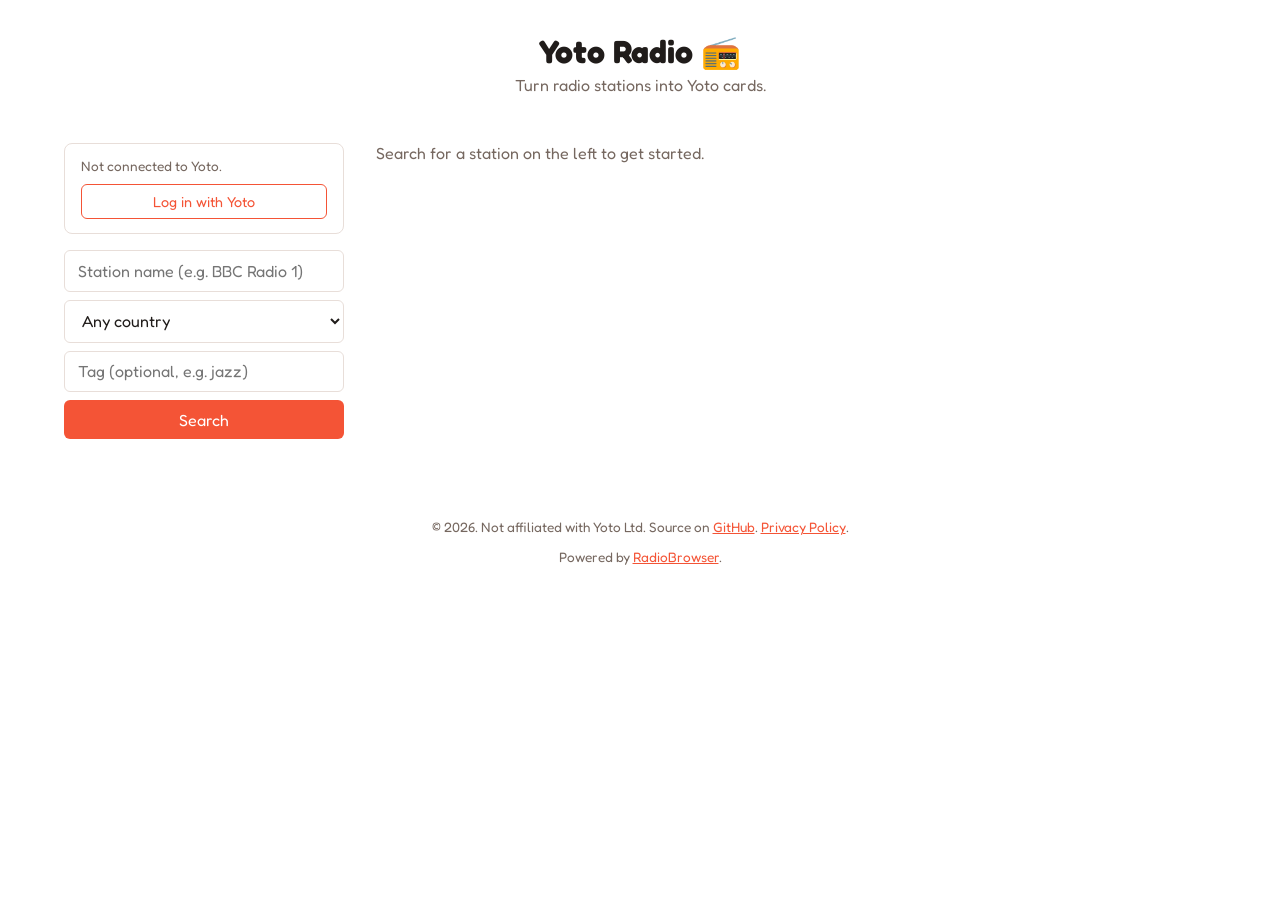
<file: index.html>
<!DOCTYPE html>
<html lang="en">
<head>
  <meta charset="UTF-8" />
  <meta name="viewport" content="width=device-width, initial-scale=1.0" />
  <title>Yoto Radio 📻</title>
  <link rel="icon" href="favicon.ico" sizes="any" />
  <link rel="icon" type="image/png" href="img/logo-radio.png" />
  <link rel="preconnect" href="https://fonts.googleapis.com" />
  <link rel="preconnect" href="https://fonts.gstatic.com" crossorigin />
  <link href="https://fonts.googleapis.com/css2?family=Fredoka:wght@400;500;600;700&display=swap" rel="stylesheet" />
  <link rel="stylesheet" href="css/style.css" />
</head>
<body>
  <header class="page-header">
    <h1>Yoto Radio 📻</h1>
    <p class="subtitle">Turn radio stations into Yoto cards.</p>
  </header>

  <main class="layout">
    <aside class="sidebar">
      <section class="account">
        <p id="account-status" class="account-status">Not connected to Yoto.</p>
        <button id="login-button" type="button" class="login-button">Log in with Yoto</button>
      </section>

      <form id="search-form" class="search-form">
        <input id="search-name" type="text" placeholder="Station name (e.g. BBC Radio 1)" autocomplete="off" />
        <select id="search-country">
          <option value="">Any country</option>
        </select>
        <input id="search-tag" type="text" placeholder="Tag (optional, e.g. jazz)" autocomplete="off" />
        <button type="submit">Search</button>
      </form>

      <section id="selection" class="selection" hidden>
        <h2>Your Card <span id="selection-count" class="selection-count"></span></h2>
        <p class="selection-hint">Each station becomes its own track on the card, in this order.</p>
        <ol id="selection-list" class="selection-list"></ol>
        <input id="card-title" class="card-title-input" type="text" placeholder="Card title" value="My Radio Stations" autocomplete="off" />

        <label class="cover-upload-label">
          Cover image (optional — a default is generated if you don't upload one)
          <div class="cover-upload">
            <img id="cover-preview" class="cover-preview" hidden alt="Cover preview" />
            <input id="cover-input" type="file" accept="image/*" />
          </div>
        </label>

        <button id="create-card-button" type="button" class="create-card-button" disabled title="Log in with Yoto first">
          Create Yoto Card
        </button>
      </section>
    </aside>

    <div class="content">
      <p id="status" class="status"></p>
      <section id="results" class="results"></section>
    </div>
  </main>

  <footer class="page-footer">
    <p>© 2026. Not affiliated with Yoto Ltd. Source on <a href="https://github.com/dochoffiday/YotoRadio" target="_blank">GitHub</a>. <a href="privacy.html">Privacy Policy</a>.</p>
    <p>Powered by <a href="https://www.radio-browser.info/" target="_blank">RadioBrowser</a>.</p>
  </footer>

  <script src="https://dochoffiday.github.io/YotoPixelText/assets/embed.js"></script>
  <script type="module" src="js/main.js"></script>
</body>
</html>
</file>
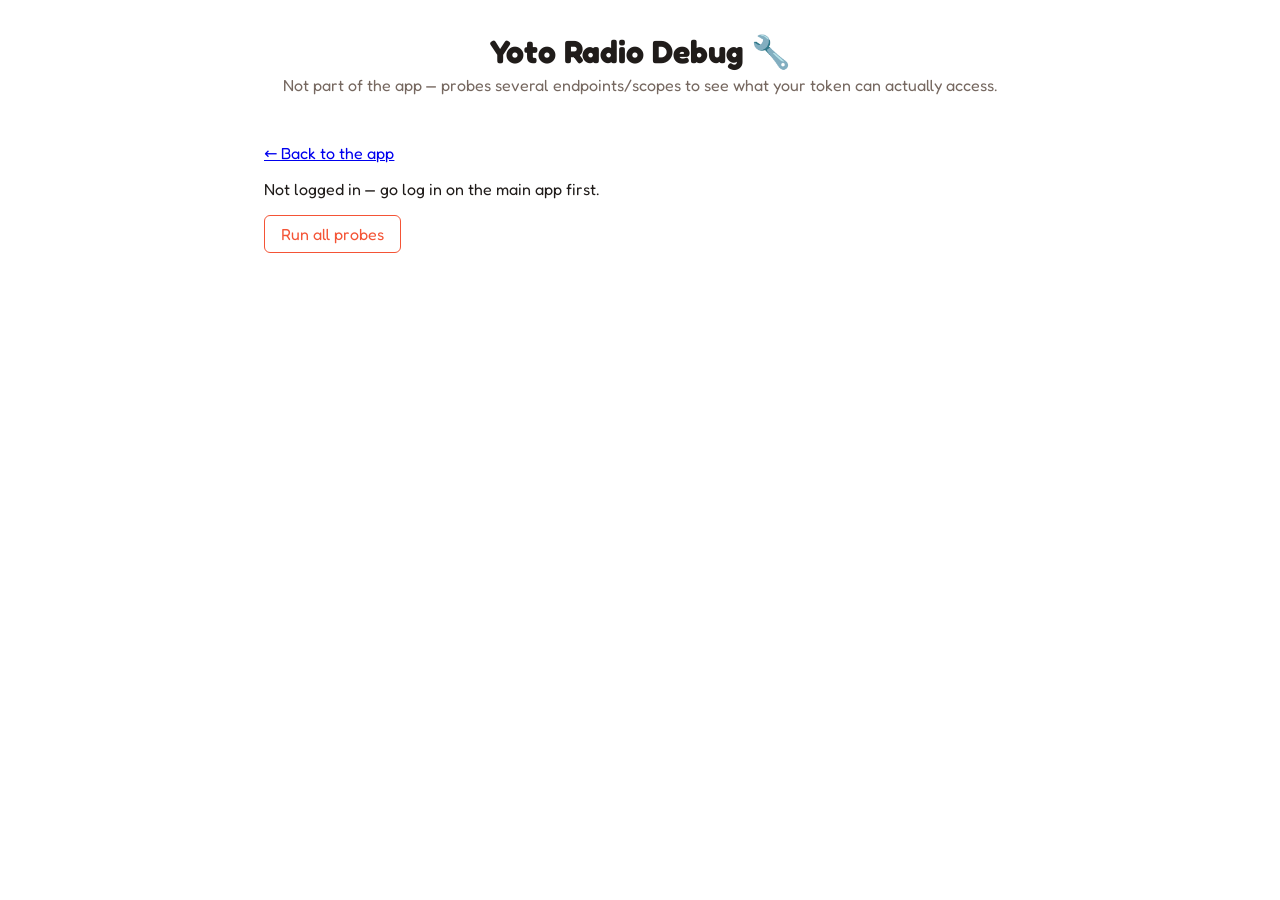
<file: debug.html>
<!DOCTYPE html>
<html lang="en">
<head>
  <meta charset="UTF-8" />
  <meta name="viewport" content="width=device-width, initial-scale=1.0" />
  <title>Yoto Radio Debug 🔧</title>
  <link rel="icon" href="favicon.ico" sizes="any" />
  <link rel="icon" type="image/png" href="img/logo-radio.png" />
  <link rel="preconnect" href="https://fonts.googleapis.com" />
  <link rel="preconnect" href="https://fonts.gstatic.com" crossorigin />
  <link href="https://fonts.googleapis.com/css2?family=Fredoka:wght@400;500;600;700&display=swap" rel="stylesheet" />
  <link rel="stylesheet" href="css/style.css" />
  <style>
    main { max-width: 800px; }
    #log { display: flex; flex-direction: column; gap: 0.5rem; margin-top: 1rem; }
    .probe { border: 1px solid var(--border); border-radius: 8px; padding: 0.75rem 1rem; }
    .probe-head { display: flex; justify-content: space-between; gap: 1rem; font-family: monospace; }
    .probe pre { white-space: pre-wrap; word-break: break-all; margin: 0.5rem 0 0; font-size: 0.8rem; background: var(--border); padding: 0.5rem; border-radius: 4px; }
    .probe-status--ok { color: var(--good); }
    .probe-status--fail { color: var(--bad); }
    button { padding: 0.5rem 1rem; border: 1px solid var(--accent); border-radius: 6px; background: white; color: var(--accent); cursor: pointer; }
  </style>
</head>
<body>
  <header class="page-header">
    <h1>Yoto Radio Debug 🔧</h1>
    <p class="subtitle">Not part of the app — probes several endpoints/scopes to see what your token can actually access.</p>
  </header>

  <main>
    <p><a href="index.html">← Back to the app</a></p>
    <p id="account-status"></p>
    <button id="run-button" type="button">Run all probes</button>
    <div id="log"></div>
  </main>

  <script type="module" src="js/debug.js"></script>
</body>
</html>
</file>
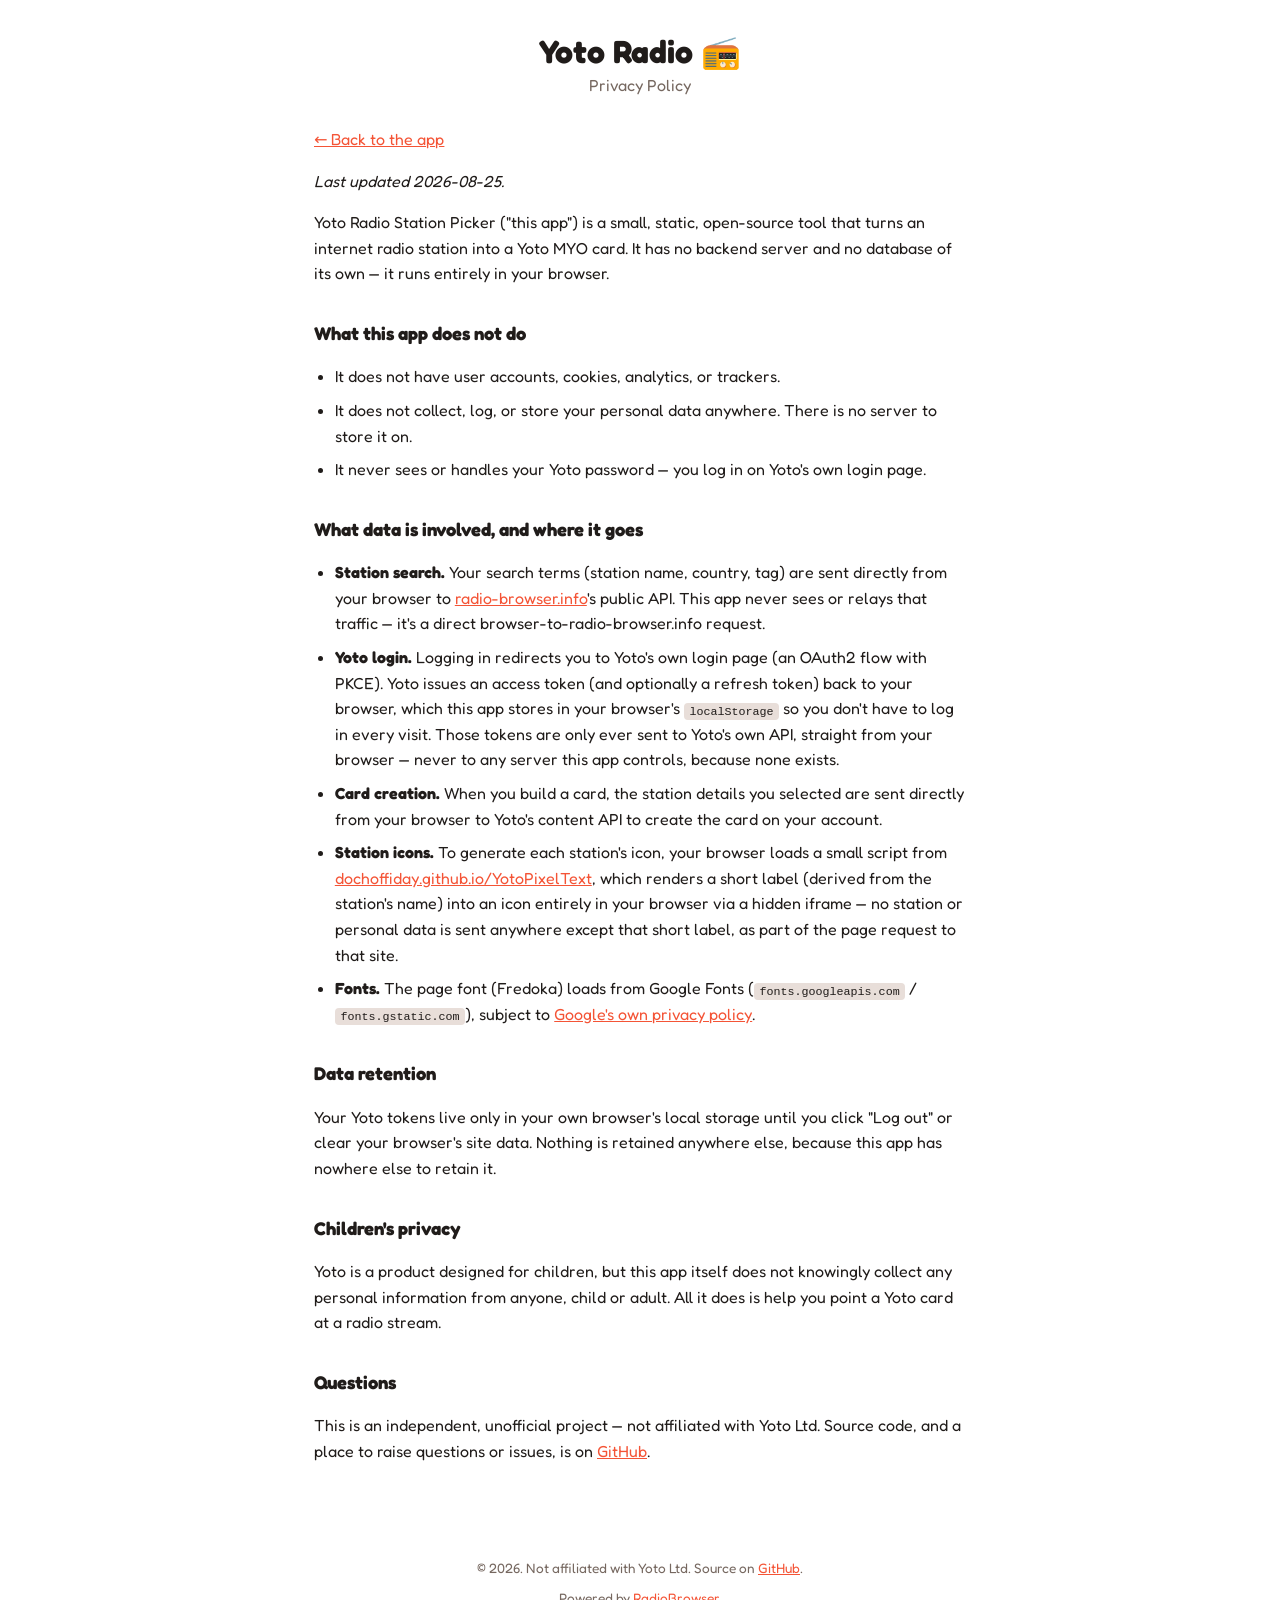
<file: privacy.html>
<!DOCTYPE html>
<html lang="en">
<head>
  <meta charset="UTF-8" />
  <meta name="viewport" content="width=device-width, initial-scale=1.0" />
  <title>Privacy Policy — Yoto Radio 📻</title>
  <link rel="icon" href="favicon.ico" sizes="any" />
  <link rel="icon" type="image/png" href="img/logo-radio.png" />
  <link rel="preconnect" href="https://fonts.googleapis.com" />
  <link rel="preconnect" href="https://fonts.gstatic.com" crossorigin />
  <link href="https://fonts.googleapis.com/css2?family=Fredoka:wght@400;500;600;700&display=swap" rel="stylesheet" />
  <link rel="stylesheet" href="css/style.css" />
</head>
<body>
  <header class="page-header">
    <h1>Yoto Radio 📻</h1>
    <p class="subtitle">Privacy Policy</p>
  </header>

  <main class="policy">
    <p><a href="index.html">← Back to the app</a></p>

    <p><em>Last updated 2026-08-25.</em></p>

    <p>Yoto Radio Station Picker ("this app") is a small, static, open-source tool that turns an internet radio
    station into a Yoto MYO card. It has no backend server and no database of its own — it runs entirely in your
    browser.</p>

    <h2>What this app does not do</h2>
    <ul>
      <li>It does not have user accounts, cookies, analytics, or trackers.</li>
      <li>It does not collect, log, or store your personal data anywhere. There is no server to store it on.</li>
      <li>It never sees or handles your Yoto password — you log in on Yoto's own login page.</li>
    </ul>

    <h2>What data is involved, and where it goes</h2>
    <ul>
      <li><strong>Station search.</strong> Your search terms (station name, country, tag) are sent directly from
        your browser to <a href="https://www.radio-browser.info/" target="_blank">radio-browser.info</a>'s public
        API. This app never sees or relays that traffic — it's a direct browser-to-radio-browser.info request.</li>
      <li><strong>Yoto login.</strong> Logging in redirects you to Yoto's own login page (an OAuth2 flow with
        PKCE). Yoto issues an access token (and optionally a refresh token) back to your browser, which this app
        stores in your browser's <code>localStorage</code> so you don't have to log in every visit. Those tokens
        are only ever sent to Yoto's own API, straight from your browser — never to any server this app controls,
        because none exists.</li>
      <li><strong>Card creation.</strong> When you build a card, the station details you selected are sent
        directly from your browser to Yoto's content API to create the card on your account.</li>
      <li><strong>Station icons.</strong> To generate each station's icon, your browser loads a small script from
        <a href="https://dochoffiday.github.io/YotoPixelText/" target="_blank">dochoffiday.github.io/YotoPixelText</a>,
        which renders a short label (derived from the station's name) into an icon entirely in your browser via a
        hidden iframe — no station or personal data is sent anywhere except that short label, as part of the page
        request to that site.</li>
      <li><strong>Fonts.</strong> The page font (Fredoka) loads from Google Fonts
        (<code>fonts.googleapis.com</code> / <code>fonts.gstatic.com</code>), subject to
        <a href="https://policies.google.com/privacy" target="_blank">Google's own privacy policy</a>.</li>
    </ul>

    <h2>Data retention</h2>
    <p>Your Yoto tokens live only in your own browser's local storage until you click "Log out" or clear your
    browser's site data. Nothing is retained anywhere else, because this app has nowhere else to retain it.</p>

    <h2>Children's privacy</h2>
    <p>Yoto is a product designed for children, but this app itself does not knowingly collect any personal
    information from anyone, child or adult. All it does is help you point a Yoto card at a radio stream.</p>

    <h2>Questions</h2>
    <p>This is an independent, unofficial project — not affiliated with Yoto Ltd. Source code, and a place to
    raise questions or issues, is on
    <a href="https://github.com/dochoffiday/YotoRadio" target="_blank">GitHub</a>.</p>
  </main>

  <footer class="page-footer">
    <p>© 2026. Not affiliated with Yoto Ltd. Source on <a href="https://github.com/dochoffiday/YotoRadio" target="_blank">GitHub</a>.</p>
    <p>Powered by <a href="https://www.radio-browser.info/" target="_blank">RadioBrowser</a>.</p>
  </footer>
</body>
</html>
</file>
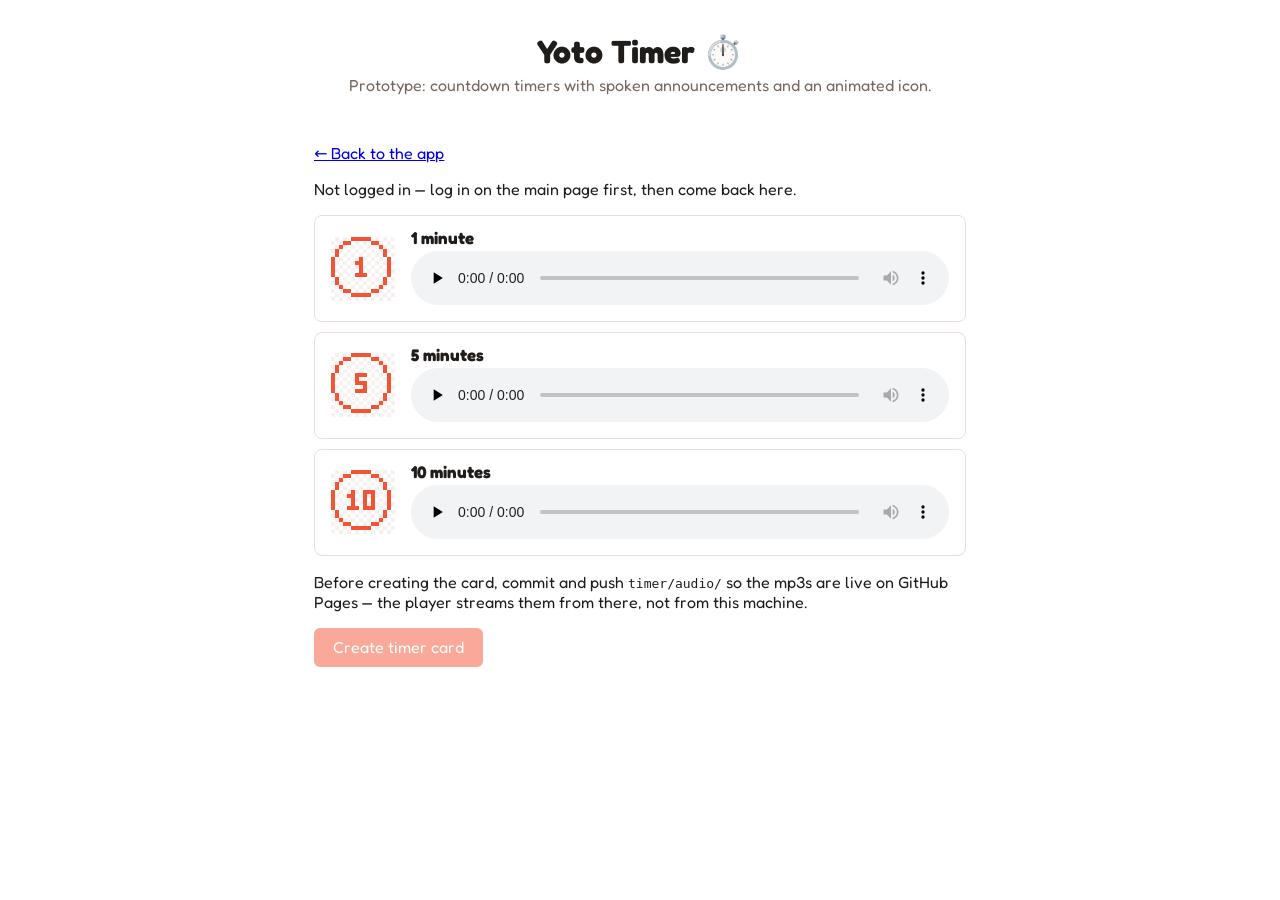
<file: timer.html>
<!DOCTYPE html>
<html lang="en">
<head>
  <meta charset="UTF-8" />
  <meta name="viewport" content="width=device-width, initial-scale=1.0" />
  <title>Yoto Timer ⏱️</title>
  <link rel="icon" href="favicon.ico" sizes="any" />
  <link rel="icon" type="image/png" href="img/logo-radio.png" />
  <link rel="preconnect" href="https://fonts.googleapis.com" />
  <link rel="preconnect" href="https://fonts.gstatic.com" crossorigin />
  <link href="https://fonts.googleapis.com/css2?family=Fredoka:wght@400;500;600;700&display=swap" rel="stylesheet" />
  <link rel="stylesheet" href="css/style.css" />
  <style>
    main { max-width: 700px; }
    .timer { display: flex; align-items: center; gap: 1rem; border: 1px solid var(--border); border-radius: 8px; padding: 0.75rem 1rem; margin-bottom: 0.6rem; }
    .timer-icon { width: 64px; height: 64px; image-rendering: pixelated; background: repeating-conic-gradient(#f4f1ef 0% 25%, #fff 0% 50%) 0 0 / 8px 8px; border-radius: 4px; flex-shrink: 0; }
    .timer-body { flex: 1; min-width: 0; }
    .timer-body h2 { margin: 0 0 0.2rem; font-size: 1.05rem; }
    .timer-body p { margin: 0 0 0.4rem; color: var(--muted); font-size: 0.85rem; }
    .timer-body audio { width: 100%; }
    .create-button { padding: 0.6rem 1.2rem; border: none; border-radius: 6px; background: var(--accent); color: white; font-size: 1rem; cursor: pointer; }
    .create-button:disabled { opacity: 0.5; cursor: not-allowed; }
  </style>
</head>
<body>
  <header class="page-header">
    <h1>Yoto Timer ⏱️</h1>
    <p class="subtitle">Prototype: countdown timers with spoken announcements and an animated icon.</p>
  </header>

  <main>
    <p><a href="index.html">← Back to the app</a></p>
    <p id="account-status"></p>

    <section id="timers"></section>

    <p class="hint">Before creating the card, commit and push <code>timer/audio/</code> so the mp3s are live on
    GitHub Pages — the player streams them from there, not from this machine.</p>

    <button id="create-button" type="button" class="create-button" disabled>Create timer card</button>
    <p id="status" class="status"></p>
  </main>

  <script type="module" src="js/timer.js"></script>
</body>
</html>
</file>
<file: css/style.css>
:root {
  color-scheme: light dark;
  --bg: #ffffff;
  --fg: #201c1a;
  --muted: #766860;
  --card-bg: #ffffff;
  --border: #e8ded9;
  --accent: #f45436;
  --good: #22a04c;
  --warn: #da8e0c;
  --bad: #b3261e;
}

* {
  box-sizing: border-box;
}

html {
  -webkit-text-size-adjust: 100%;
}

img,
svg,
video {
  display: block;
  max-width: 100%;
}

button,
input,
textarea,
select {
  font: inherit;
  color: inherit;
}

body {
  margin: 0;
  font-family: "Fredoka", system-ui, -apple-system, "Segoe UI", sans-serif;
  background: var(--bg);
  color: var(--fg);
}

.page-header {
  padding: 2rem 1.5rem 1rem;
  text-align: center;
}

.page-header h1 {
  margin: 0 0 0.25rem;
}

.subtitle {
  color: var(--muted);
  margin: 0;
}

.page-footer {
  max-width: 1200px;
  margin: 2rem auto 0;
  text-align: center;
  color: var(--muted);
  font-size: 0.85rem;
}

.page-footer a {
  color: var(--accent);
}

main {
  max-width: 1200px;
  margin: 2rem auto 0 auto;
  padding: 0 1.5rem 3rem;
}

.layout {
  display: flex;
  align-items: flex-start;
  gap: 2rem;
}

.sidebar {
  flex: 0 0 280px;
  position: sticky;
  top: 1.5rem;
  display: flex;
  flex-direction: column;
  gap: 1rem;
}

.content {
  flex: 1;
  min-width: 0;
}

.policy {
  max-width: 700px;
  margin: 0 auto;
  line-height: 1.6;
}

.policy h2 {
  margin-top: 2rem;
  font-size: 1.15rem;
}

.policy ul {
  padding-left: 1.3rem;
}

.policy li + li {
  margin-top: 0.5rem;
}

.policy a {
  color: var(--accent);
}

.policy code {
  background: var(--border);
  border-radius: 4px;
  padding: 0.1rem 0.35rem;
  font-size: 0.9em;
}

.account {
  background: var(--card-bg);
  border: 1px solid var(--border);
  border-radius: 8px;
  padding: 0.9rem 1rem;
  display: flex;
  flex-direction: column;
  gap: 0.6rem;
}

.account-status {
  margin: 0;
  font-size: 0.85rem;
  color: var(--muted);
}

.login-button {
  padding: 0.5rem 1rem;
  border: 1px solid var(--accent);
  border-radius: 6px;
  background: white;
  color: var(--accent);
  font-size: 0.9rem;
  cursor: pointer;
}

.login-button:hover {
  background: var(--accent);
  color: white;
}

.search-form {
  display: flex;
  flex-direction: column;
  gap: 0.5rem;
}

.search-form input,
.search-form select {
  width: 100%;
  padding: 0.6rem 0.8rem;
  border: 1px solid var(--border);
  border-radius: 6px;
  font-size: 1rem;
  background: var(--bg);
}

.search-form button {
  padding: 0.6rem 1.2rem;
  border: none;
  border-radius: 6px;
  background: var(--accent);
  color: white;
  font-size: 1rem;
  cursor: pointer;
}

.search-form button:hover {
  opacity: 0.9;
}

.status {
  color: var(--muted);
  min-height: 1.2em;
  margin-top: 0;
  scroll-margin-top: 1.5rem;
}

.status a {
  color: var(--accent);
  font-weight: 600;
}

.results {
  display: flex;
  flex-direction: column;
  gap: 0.6rem;
}

.station-card {
  display: flex;
  gap: 0.75rem;
  align-items: center;
  background: var(--card-bg);
  border: 1px solid var(--border);
  border-radius: 8px;
  padding: 0.7rem 0.9rem;
}

@media (max-width: 800px) {
  .layout {
    flex-direction: column;
  }

  .sidebar {
    position: static;
    width: 100%;
    flex: none;
  }
}

.station-card--unsupported {
  opacity: 0.6;
}

.station-favicon {
  width: 32px;
  height: 32px;
  border-radius: 4px;
  object-fit: contain;
  flex-shrink: 0;
  background: var(--bg);
}

.station-body {
  flex: 1;
  min-width: 0;
}

.station-name {
  margin: 0 0 0.2rem;
  font-size: 1rem;
  overflow-wrap: anywhere;
}

.station-meta {
  margin: 0 0 0.4rem;
  color: var(--muted);
  font-size: 0.85rem;
}

.station-badges {
  display: flex;
  gap: 0.35rem;
  flex-wrap: wrap;
}

.badge {
  font-size: 0.72rem;
  padding: 0.15rem 0.5rem;
  border-radius: 999px;
  color: white;
}

.badge--good {
  background: var(--good);
}

.badge--warn {
  background: var(--warn);
}

.badge--bad {
  background: var(--bad);
}

.station-actions {
  flex-shrink: 0;
  display: flex;
  flex-direction: column;
  gap: 0.35rem;
}

.play-button,
.add-button {
  padding: 0.4rem 0.7rem;
  border: 1px solid var(--border);
  border-radius: 6px;
  background: var(--bg);
  cursor: pointer;
  font-size: 0.85rem;
  white-space: nowrap;
}

.play-button:disabled,
.add-button:disabled {
  opacity: 0.5;
  cursor: not-allowed;
}

.play-button:hover:not(:disabled),
.add-button:hover:not(:disabled) {
  background: var(--border);
}

.add-button--added {
  background: var(--good);
  border-color: var(--good);
  color: white;
}

.add-button--added:hover:not(:disabled) {
  background: var(--good);
  opacity: 0.9;
}

.selection {
  background: var(--card-bg);
  border: 1px solid var(--border);
  border-radius: 8px;
  padding: 1rem 1.2rem;
  margin-bottom: 1.5rem;
}

.selection h2 {
  margin: 0 0 0.2rem;
  font-size: 1.1rem;
}

.selection-count {
  color: var(--muted);
  font-weight: normal;
  font-size: 0.9rem;
}

.selection-hint {
  margin: 0 0 0.75rem;
  color: var(--muted);
  font-size: 0.85rem;
}

.selection-list {
  list-style: none;
  margin: 0 0 1rem;
  padding: 0;
  display: flex;
  flex-direction: column;
  gap: 0.4rem;
}

.selection-item {
  display: flex;
  align-items: center;
  justify-content: space-between;
  gap: 0.5rem;
  padding: 0.4rem 0.6rem;
  border: 1px solid var(--border);
  border-radius: 6px;
}

.selection-item-name {
  overflow-wrap: anywhere;
}

.card-title-input {
  width: 100%;
  padding: 0.5rem 0.7rem;
  border: 1px solid var(--border);
  border-radius: 6px;
  font-size: 0.9rem;
  margin-bottom: 0.75rem;
  background: var(--bg);
}

.cover-upload-label {
  display: block;
  font-size: 0.85rem;
  color: var(--muted);
  margin-bottom: 0.75rem;
}

.cover-upload {
  display: flex;
  flex-direction: column;
  align-items: flex-start;
  gap: 0.5rem;
  margin-top: 0.3rem;
}

.cover-preview {
  width: 100%;
  aspect-ratio: 638 / 1011;
  border-radius: 6px;
  object-fit: cover;
  border: 1px solid var(--border);
}

.cover-upload input[type="file"] {
  font-size: 0.8rem;
  max-width: 100%;
}

.selection-item-controls {
  display: flex;
  gap: 0.3rem;
  flex-shrink: 0;
}

.selection-item-controls button {
  width: 1.8rem;
  height: 1.8rem;
  border: 1px solid var(--border);
  border-radius: 4px;
  background: var(--bg);
  cursor: pointer;
}

.selection-item-controls button:disabled {
  opacity: 0.35;
  cursor: not-allowed;
}

.selection-item-controls button:hover:not(:disabled) {
  background: var(--border);
}

.create-card-button {
  padding: 0.6rem 1.2rem;
  border: none;
  border-radius: 6px;
  background: var(--accent);
  color: white;
  font-size: 1rem;
  cursor: pointer;
}

.create-card-button:disabled {
  opacity: 0.5;
  cursor: not-allowed;
}
</file>
